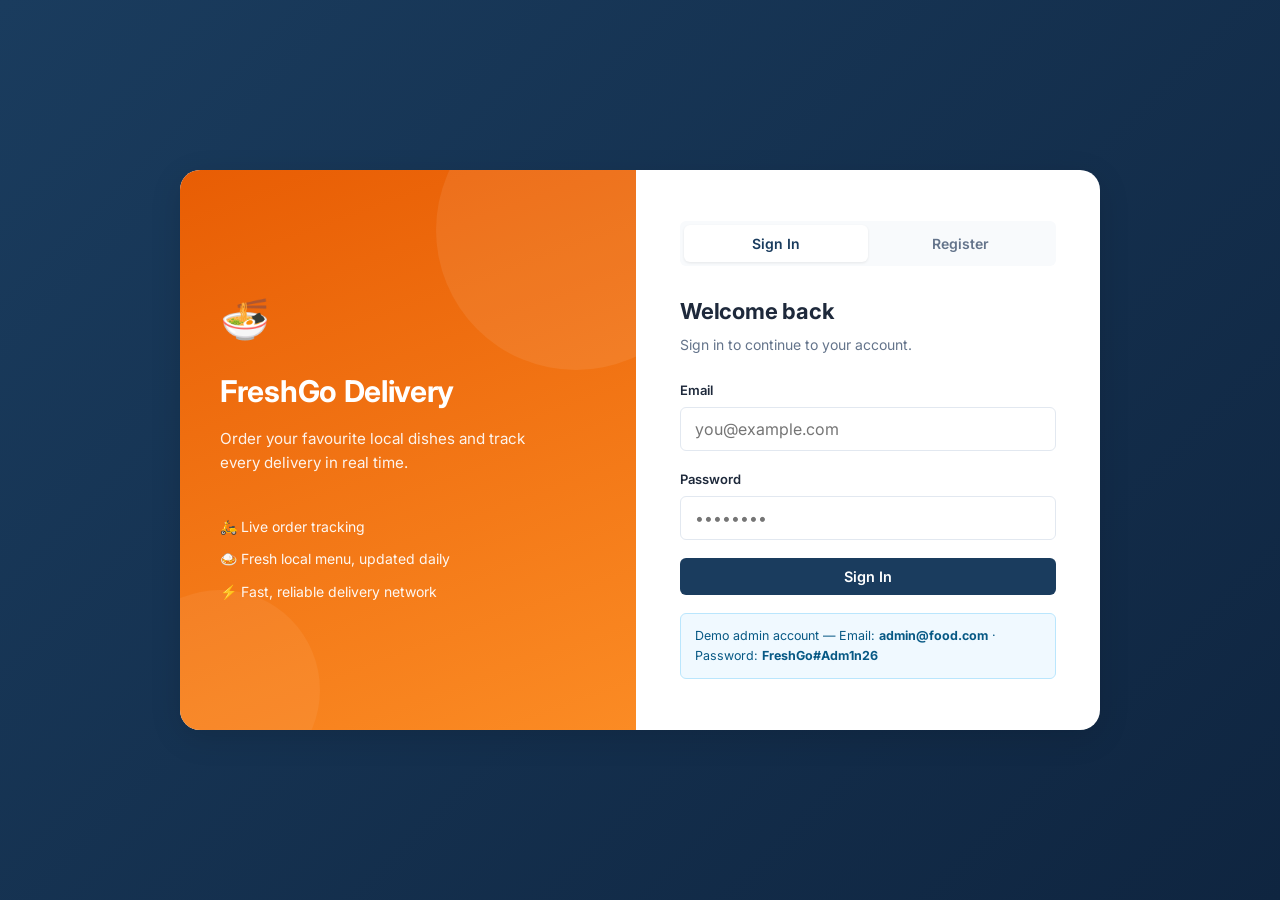
<file: frontend/index.html>
<!DOCTYPE html>
<html lang="en">
<head>
<meta charset="UTF-8">
<meta name="viewport" content="width=device-width, initial-scale=1.0">
<title>FreshGo — Sign In</title>
<link rel="stylesheet" href="css/style.css">
<link rel="stylesheet" href="css/components.css">
<link rel="stylesheet" href="css/pages/auth.css">
</head>
<body class="auth-page">

<div class="auth-shell">
    <div class="auth-hero">
        <div class="auth-hero__icon">🍜</div>
        <h1>FreshGo Delivery</h1>
        <p>Order your favourite local dishes and track every delivery in real time.</p>
        <ul class="auth-hero__features">
            <li>🛵 Live order tracking</li>
            <li>🍛 Fresh local menu, updated daily</li>
            <li>⚡ Fast, reliable delivery network</li>
        </ul>
    </div>

    <div class="auth-form-panel">
        <div class="auth-tabs">
            <button class="auth-tab is-active" id="tab-login" type="button">Sign In</button>
            <button class="auth-tab" id="tab-register" type="button">Register</button>
        </div>

        <!-- LOGIN PANEL -->
        <div class="auth-panel is-active" id="panel-login">
            <h2>Welcome back</h2>
            <p class="text-muted">Sign in to continue to your account.</p>

            <form id="login-form" novalidate>
                <div class="form-group">
                    <label class="form-label" for="login-email">Email</label>
                    <input class="form-input" type="email" id="login-email" autocomplete="email" placeholder="you@example.com">
                </div>
                <div class="form-group">
                    <label class="form-label" for="login-password">Password</label>
                    <input class="form-input" type="password" id="login-password" autocomplete="current-password" placeholder="••••••••">
                </div>
                <button class="btn btn--primary btn--block" type="submit" id="login-btn">Sign In</button>
            </form>

            <div class="auth-demo-hint">
                Demo admin account — Email: <strong>admin@food.com</strong> · Password: <strong>FreshGo#Adm1n26</strong>
            </div>
        </div>

        <!-- REGISTER PANEL -->
        <div class="auth-panel" id="panel-register">
            <h2>Create an account</h2>
            <p class="text-muted">Register as a customer to start ordering.</p>

            <form id="register-form" novalidate>
                <div class="form-group">
                    <label class="form-label" for="reg-name">Full Name</label>
                    <input class="form-input" type="text" id="reg-name" autocomplete="name" placeholder="Jane Doe">
                </div>
                <div class="form-group">
                    <label class="form-label" for="reg-email">Email</label>
                    <input class="form-input" type="email" id="reg-email" autocomplete="email" placeholder="you@example.com">
                </div>
                <div class="form-group">
                    <label class="form-label" for="reg-password">Password</label>
                    <input class="form-input" type="password" id="reg-password" autocomplete="new-password" placeholder="At least 6 characters">
                </div>
                <div class="form-group">
                    <label class="form-label" for="reg-confirm">Confirm Password</label>
                    <input class="form-input" type="password" id="reg-confirm" autocomplete="new-password" placeholder="Re-enter password">
                </div>
                <button class="btn btn--primary btn--block" type="submit" id="register-btn">Create Account</button>
            </form>
        </div>
    </div>
</div>

<script src="js/config.js"></script>
<script src="js/utils.js"></script>
<script src="js/api.js"></script>
<script src="js/auth.js"></script>
<script>
const ROLE_REDIRECT = {
    admin: 'admin/dashboard.html',
    customer: 'customer/menu.html',
    rider: 'rider/deliveries.html',
};

function redirectForRole(role) {
    window.location.href = ROLE_REDIRECT[role] || 'index.html';
}

// ===== Tabs =====
const tabLogin = document.getElementById('tab-login');
const tabRegister = document.getElementById('tab-register');
const panelLogin = document.getElementById('panel-login');
const panelRegister = document.getElementById('panel-register');

tabLogin.addEventListener('click', () => {
    tabLogin.classList.add('is-active');
    tabRegister.classList.remove('is-active');
    panelLogin.classList.add('is-active');
    panelRegister.classList.remove('is-active');
    clearFieldErrors();
});
tabRegister.addEventListener('click', () => {
    tabRegister.classList.add('is-active');
    tabLogin.classList.remove('is-active');
    panelRegister.classList.add('is-active');
    panelLogin.classList.remove('is-active');
    clearFieldErrors();
});

function isValidEmail(value) {
    return /^[^\s@]+@[^\s@]+\.[^\s@]+$/.test(value);
}

// ===== Login =====
document.getElementById('login-form').addEventListener('submit', async (e) => {
    e.preventDefault();
    clearFieldErrors();

    const email = document.getElementById('login-email').value.trim();
    const password = document.getElementById('login-password').value;
    let valid = true;

    if (!email) { showFieldError('login-email', 'Email is required'); valid = false; }
    else if (!isValidEmail(email)) { showFieldError('login-email', 'Please enter a valid email address'); valid = false; }

    if (!password) { showFieldError('login-password', 'Password is required'); valid = false; }

    if (!valid) return;

    const btn = document.getElementById('login-btn');
    setButtonLoading(btn, true);
    try {
        const user = await apiFetch('/auth/login.php', 'POST', { email, password });
        sessionStorage.setItem('user', JSON.stringify(user));
        showToast(`Welcome back, ${user.name}!`, 'success');
        setTimeout(() => redirectForRole(user.role), 600);
    } catch (err){
        setButtonLoading(btn, false);
        showToast(err.message, 'error');
    }
});

// ===== Register =====
document.getElementById('register-form').addEventListener('submit', async (e) => {
    e.preventDefault();
    clearFieldErrors();

    const name = document.getElementById('reg-name').value.trim();
    const email = document.getElementById('reg-email').value.trim();
    const password = document.getElementById('reg-password').value;
    const confirm = document.getElementById('reg-confirm').value;
    let valid = true;

    if (!name) { showFieldError('reg-name', 'Name is required'); valid = false; }
    else if (name.length < 2) { showFieldError('reg-name', 'Name must be at least 2 characters'); valid = false; }

    if (!email) { showFieldError('reg-email', 'Email is required'); valid = false; }
    else if (!isValidEmail(email)) { showFieldError('reg-email', 'Please enter a valid email address'); valid = false; }

    if (!password) { showFieldError('reg-password', 'Password is required'); valid = false; }
    else if (password.length < 6) { showFieldError('reg-password', 'Password must be at least 6 characters'); valid = false; }

    if (!confirm) { showFieldError('reg-confirm', 'Please confirm your password'); valid = false; }
    else if (password && confirm !== password) { showFieldError('reg-confirm', "Passwords don't match"); valid = false; }

    if (!valid) return;

    const btn = document.getElementById('register-btn');
    setButtonLoading(btn, true);
    try {
        const user = await apiFetch('/auth/register.php', 'POST', { name, email, password });
        sessionStorage.setItem('user', JSON.stringify(user));
        showToast(`Welcome, ${user.name}! Account created.`, 'success');
        setTimeout(() => redirectForRole(user.role), 600);
    } catch (err){
        setButtonLoading(btn, false);
        showToast(err.message, 'error');
    }
});
</script>
</body>
</html>
</file>
<file: frontend/css/style.css>
@import url('https://fonts.googleapis.com/css2?family=Inter:wght@400;500;600;700&display=swap');

/* ===== Custom Properties ===== */
:root {
    --color-primary:       #1A3C5E;
    --color-primary-light: #2D5A8E;
    --color-accent:        #E85D04;
    --color-accent-light:  #FB8B24;
    --color-success:       #2D6A4F;
    --color-bg:            #F8FAFC;
    --color-surface:       #FFFFFF;
    --color-border:         #E2E8F0;
    --color-text:           #1E293B;
    --color-text-muted:     #64748B;
    --color-danger:         #DC2626;

    --radius-sm: 6px;
    --radius-md: 12px;
    --radius-lg: 20px;

    --shadow-sm: 0 1px 3px rgba(0,0,0,0.08);
    --shadow-md: 0 4px 16px rgba(0,0,0,0.10);
    --shadow-lg: 0 8px 32px rgba(0,0,0,0.12);

    --transition: 0.2s ease;

    --sidebar-w: 240px;
}

/* ===== Reset ===== */
*, *::before, *::after { box-sizing: border-box; }
html, body { margin: 0; padding: 0; }
img { max-width: 100%; display: block; }
ul, ol { margin: 0; padding: 0; list-style: none; }
a { color: inherit; text-decoration: none; }
button { font-family: inherit; cursor: pointer; }
input, textarea, select { font-family: inherit; font-size: inherit; }

/* ===== Typography ===== */
html { font-size: 16px; }
body {
    font-family: 'Inter', -apple-system, BlinkMacSystemFont, 'Segoe UI', sans-serif;
    line-height: 1.6;
    color: var(--color-text);
    background: var(--color-bg);
    -webkit-font-smoothing: antialiased;
}
h1, h2, h3, h4 { margin: 0 0 8px; font-weight: 700; letter-spacing: -0.01em; }
h1 { font-size: 1.75rem; }
h2 { font-size: 1.375rem; }
h3 { font-size: 1.125rem; }
p { margin: 0 0 12px; }

/* ===== Layout Helpers ===== */
.container { max-width: 1200px; margin: 0 auto; padding: 0 24px; }
.flex { display: flex; }
.flex-between { display: flex; align-items: center; justify-content: space-between; }
.flex-center { display: flex; align-items: center; justify-content: center; }
.flex-gap-sm { display: flex; gap: 8px; }
.flex-gap-md { display: flex; gap: 16px; }

/* ===== Buttons ===== */
.btn {
    display: inline-flex;
    align-items: center;
    justify-content: center;
    gap: 6px;
    padding: 10px 20px;
    border: none;
    border-radius: var(--radius-sm);
    font-size: 0.9rem;
    font-weight: 600;
    transition: var(--transition);
    white-space: nowrap;
}
.btn:disabled { opacity: 0.6; cursor: not-allowed; }
.btn--primary { background: var(--color-primary); color: #fff; }
.btn--primary:hover:not(:disabled) { background: var(--color-primary-light); transform: translateY(-1px); box-shadow: var(--shadow-sm); }
.btn--accent { background: var(--color-accent); color: #fff; }
.btn--accent:hover:not(:disabled) { background: var(--color-accent-light); transform: translateY(-1px); box-shadow: var(--shadow-sm); }
.btn--outline { background: transparent; color: var(--color-primary); border: 1px solid var(--color-border); }
.btn--outline:hover:not(:disabled) { background: var(--color-bg); border-color: var(--color-primary-light); }
.btn--danger { background: var(--color-danger); color: #fff; }
.btn--danger:hover:not(:disabled) { background: #b91c1c; }
.btn--ghost { background: transparent; color: var(--color-text-muted); }
.btn--ghost:hover:not(:disabled) { background: var(--color-bg); color: var(--color-text); }
.btn--sm { padding: 6px 14px; font-size: 0.8125rem; }
.btn--block { width: 100%; }
.btn--icon { padding: 8px; border-radius: var(--radius-sm); }

/* ===== Forms ===== */
.form-group { margin-bottom: 18px; }
.form-label {
    display: block;
    margin-bottom: 6px;
    font-size: 0.8125rem;
    font-weight: 600;
    color: var(--color-text);
}
.form-input, .form-select, .form-textarea {
    width: 100%;
    padding: 11px 14px;
    border: 1px solid var(--color-border);
    border-radius: var(--radius-sm);
    background: var(--color-surface);
    color: var(--color-text);
    transition: var(--transition);
}
.form-input:focus, .form-select:focus, .form-textarea:focus {
    outline: none;
    border-color: var(--color-primary-light);
    box-shadow: 0 0 0 3px rgba(45, 90, 142, 0.12);
}
.form-textarea { resize: vertical; min-height: 90px; }
.input--error { border-color: var(--color-danger) !important; }
.input--error:focus { box-shadow: 0 0 0 3px rgba(220, 38, 38, 0.12) !important; }
.field-error {
    display: block;
    margin-top: 6px;
    color: var(--color-danger);
    font-size: 0.8rem;
}
.form-check { display: flex; align-items: center; gap: 8px; }
.form-check input[type="checkbox"] { width: 18px; height: 18px; accent-color: var(--color-primary); }

/* ===== Badges ===== */
.badge {
    display: inline-block;
    padding: 4px 12px;
    border-radius: 999px;
    font-size: 0.75rem;
    font-weight: 600;
    letter-spacing: 0.02em;
    white-space: nowrap;
}
.badge--amber  { background: #FEF3C7; color: #92400E; }
.badge--blue   { background: #DBEAFE; color: #1E40AF; }
.badge--purple { background: #EDE9FE; color: #5B21B6; }
.badge--green  { background: #D1FAE5; color: #065F46; }
.badge--red    { background: #FEE2E2; color: #991B1B; }

/* ===== Toast ===== */
.toast {
    position: fixed;
    top: 24px;
    right: 24px;
    z-index: 9999;
    padding: 14px 20px;
    border-radius: var(--radius-md);
    font-size: 0.875rem;
    font-weight: 500;
    box-shadow: var(--shadow-lg);
    transform: translateX(120%);
    transition: transform 0.3s ease;
    max-width: 360px;
}
.toast--visible { transform: translateX(0); }
.toast--info    { background: #1E293B; color: #fff; }
.toast--error   { background: #DC2626; color: #fff; }
.toast--success { background: #2D6A4F; color: #fff; }

/* ===== Spinner ===== */
.spinner {
    width: 20px; height: 20px;
    border: 2px solid rgba(255,255,255,0.3);
    border-top-color: #fff;
    border-radius: 50%;
    animation: spin 0.7s linear infinite;
    display: inline-block;
    vertical-align: middle;
    margin-right: 8px;
}
.spinner--dark {
    border: 2px solid rgba(26, 60, 94, 0.15);
    border-top-color: var(--color-primary);
}
.spinner--lg { width: 32px; height: 32px; border-width: 3px; }
@keyframes spin { to { transform: rotate(360deg); } }

.loading-block {
    display: flex;
    align-items: center;
    justify-content: center;
    padding: 48px 0;
    color: var(--color-text-muted);
    font-size: 0.875rem;
    gap: 8px;
}

/* ===== Modal ===== */
.modal-overlay {
    position: fixed;
    inset: 0;
    background: rgba(15, 23, 42, 0.55);
    display: none;
    align-items: center;
    justify-content: center;
    z-index: 1000;
    padding: 20px;
    animation: fadeIn 0.2s ease;
}
.modal-overlay.is-open { display: flex; }
.modal {
    background: var(--color-surface);
    border-radius: var(--radius-lg);
    box-shadow: var(--shadow-lg);
    width: 100%;
    max-width: 480px;
    max-height: 90vh;
    overflow-y: auto;
    animation: modalIn 0.25s ease;
}
.modal-header {
    display: flex;
    align-items: center;
    justify-content: space-between;
    padding: 20px 24px;
    border-bottom: 1px solid var(--color-border);
}
.modal-close {
    background: none;
    border: none;
    font-size: 1.5rem;
    line-height: 1;
    color: var(--color-text-muted);
    padding: 0 4px;
    transition: var(--transition);
}
.modal-close:hover { color: var(--color-text); }
.modal-body { padding: 24px; }
.modal-footer {
    display: flex;
    justify-content: flex-end;
    gap: 10px;
    padding: 16px 24px;
    border-top: 1px solid var(--color-border);
}
@keyframes fadeIn { from { opacity: 0; } to { opacity: 1; } }
@keyframes modalIn { from { opacity: 0; transform: translateY(12px) scale(0.98); } to { opacity: 1; transform: translateY(0) scale(1); } }

/* ===== Utility ===== */
.text-muted { color: var(--color-text-muted); }
.text-danger { color: var(--color-danger); }
.text-success { color: var(--color-success); }
.text-center { text-align: center; }
.mt-0 { margin-top: 0; }
.mb-0 { margin-bottom: 0; }
.visually-hidden {
    position: absolute;
    width: 1px; height: 1px;
    overflow: hidden;
    clip: rect(0,0,0,0);
}

/* ===== Scrollbar polish ===== */
::-webkit-scrollbar { width: 10px; height: 10px; }
::-webkit-scrollbar-track { background: transparent; }
::-webkit-scrollbar-thumb { background: #CBD5E1; border-radius: 999px; }
::-webkit-scrollbar-thumb:hover { background: #94A3B8; }
</file>
<file: frontend/css/components.css>
/* ===== Cards ===== */
.card {
    background: var(--color-surface);
    border-radius: var(--radius-md);
    box-shadow: var(--shadow-sm);
    padding: 24px;
    transition: var(--transition);
}
.card--hover:hover {
    box-shadow: var(--shadow-md);
    transform: translateY(-2px);
}

/* KPI cards */
.kpi-grid {
    display: grid;
    grid-template-columns: repeat(4, 1fr);
    gap: 20px;
    margin-bottom: 28px;
}
@media (max-width: 1024px) { .kpi-grid { grid-template-columns: repeat(2, 1fr); } }
@media (max-width: 576px) { .kpi-grid { grid-template-columns: 1fr; } }

.kpi-card {
    background: var(--color-surface);
    border-radius: var(--radius-md);
    box-shadow: var(--shadow-sm);
    padding: 22px;
    display: flex;
    align-items: center;
    gap: 16px;
}
.kpi-icon {
    width: 48px; height: 48px;
    border-radius: var(--radius-md);
    display: flex;
    align-items: center;
    justify-content: center;
    font-size: 1.375rem;
    flex-shrink: 0;
}
.kpi-icon--blue   { background: #DBEAFE; color: #1E40AF; }
.kpi-icon--amber  { background: #FEF3C7; color: #92400E; }
.kpi-icon--purple { background: #EDE9FE; color: #5B21B6; }
.kpi-icon--green  { background: #D1FAE5; color: #065F46; }
.kpi-label { font-size: 0.8rem; color: var(--color-text-muted); font-weight: 500; margin-bottom: 2px; }
.kpi-value { font-size: 1.5rem; font-weight: 700; color: var(--color-text); line-height: 1.2; }
.kpi-value .spinner { margin-right: 0; }

/* ===== Menu item cards ===== */
.menu-grid {
    display: grid;
    grid-template-columns: repeat(auto-fill, minmax(260px, 1fr));
    gap: 20px;
}
.menu-card {
    background: var(--color-surface);
    border-radius: var(--radius-md);
    box-shadow: var(--shadow-sm);
    overflow: hidden;
    display: flex;
    flex-direction: column;
    transition: var(--transition);
}
.menu-card:hover { box-shadow: var(--shadow-md); transform: translateY(-2px); }
.menu-card__image {
    width: 100%;
    height: 150px;
    object-fit: cover;
    background: linear-gradient(135deg, #E2E8F0, #F1F5F9);
}
.menu-card__image--placeholder {
    display: flex;
    align-items: center;
    justify-content: center;
    color: var(--color-text-muted);
    font-size: 2rem;
}
.menu-card__body { padding: 16px; flex: 1; display: flex; flex-direction: column; }
.menu-card__category {
    font-size: 0.7rem;
    font-weight: 600;
    text-transform: uppercase;
    letter-spacing: 0.04em;
    color: var(--color-accent);
    margin-bottom: 4px;
}
.menu-card__name { font-size: 1rem; font-weight: 700; margin-bottom: 4px; }
.menu-card__desc { font-size: 0.825rem; color: var(--color-text-muted); margin-bottom: 12px; flex: 1; }
.menu-card__footer {
    display: flex;
    align-items: center;
    justify-content: space-between;
    margin-top: auto;
}
.menu-card__price { font-size: 1.0625rem; font-weight: 700; color: var(--color-primary); }
.menu-card__actions { display: flex; gap: 6px; padding: 0 16px 16px; }

/* ===== Category tabs ===== */
.tabs {
    display: flex;
    gap: 8px;
    flex-wrap: wrap;
    margin-bottom: 20px;
}
.tab {
    padding: 8px 18px;
    border-radius: 999px;
    background: var(--color-surface);
    border: 1px solid var(--color-border);
    font-size: 0.825rem;
    font-weight: 600;
    color: var(--color-text-muted);
    transition: var(--transition);
}
.tab:hover { border-color: var(--color-primary-light); color: var(--color-primary); }
.tab.is-active { background: var(--color-primary); color: #fff; border-color: var(--color-primary); }

/* ===== Tables ===== */
.table-wrap {
    background: var(--color-surface);
    border-radius: var(--radius-md);
    box-shadow: var(--shadow-sm);
    overflow: hidden;
}
table { width: 100%; border-collapse: collapse; }
thead th {
    text-align: left;
    padding: 14px 18px;
    font-size: 0.75rem;
    font-weight: 700;
    text-transform: uppercase;
    letter-spacing: 0.04em;
    color: var(--color-text-muted);
    background: var(--color-bg);
    border-bottom: 1px solid var(--color-border);
}
tbody td {
    padding: 14px 18px;
    font-size: 0.875rem;
    border-bottom: 1px solid var(--color-border);
    vertical-align: middle;
}
tbody tr:last-child td { border-bottom: none; }
tbody tr.is-clickable { cursor: pointer; transition: var(--transition); }
tbody tr.is-clickable:hover { background: var(--color-bg); }
tbody tr.is-expanded { background: #F1F5F9; }
.table-scroll { overflow-x: auto; }

.order-detail-row td {
    background: var(--color-bg);
    padding: 0;
}
.order-detail {
    padding: 18px 24px;
}
.order-detail ul { margin-top: 8px; }
.order-detail li {
    display: flex;
    justify-content: space-between;
    padding: 6px 0;
    border-bottom: 1px dashed var(--color-border);
    font-size: 0.85rem;
}
.order-detail li:last-child { border-bottom: none; }

/* ===== Empty state ===== */
.empty-state {
    text-align: center;
    padding: 56px 20px;
    color: var(--color-text-muted);
}
.empty-state__icon { font-size: 2.5rem; margin-bottom: 12px; opacity: 0.6; }
.empty-state__title { font-weight: 600; color: var(--color-text); margin-bottom: 4px; }
.empty-state__text { font-size: 0.875rem; }
.empty-state a { color: var(--color-primary-light); font-weight: 600; }
.empty-state a:hover { text-decoration: underline; }

/* ===== Sidebar / App shell ===== */
.app-shell { display: flex; min-height: 100vh; }
.sidebar {
    width: var(--sidebar-w);
    background: var(--color-primary);
    color: #fff;
    flex-shrink: 0;
    display: flex;
    flex-direction: column;
    position: fixed;
    top: 0; left: 0; bottom: 0;
    z-index: 100;
    transition: transform var(--transition);
}
.sidebar__brand {
    display: flex;
    align-items: center;
    gap: 10px;
    padding: 22px 22px;
    font-weight: 700;
    font-size: 1.0625rem;
    border-bottom: 1px solid rgba(255,255,255,0.12);
}
.sidebar__brand-icon { font-size: 1.375rem; }
.sidebar__nav { flex: 1; padding: 16px 12px; overflow-y: auto; }
.sidebar__link {
    display: flex;
    align-items: center;
    gap: 12px;
    padding: 11px 14px;
    border-radius: var(--radius-sm);
    color: rgba(255,255,255,0.75);
    font-size: 0.9rem;
    font-weight: 500;
    margin-bottom: 4px;
    transition: var(--transition);
}
.sidebar__link:hover { background: rgba(255,255,255,0.08); color: #fff; }
.sidebar__link.is-active { background: var(--color-accent); color: #fff; font-weight: 600; }
.sidebar__footer { padding: 16px; border-top: 1px solid rgba(255,255,255,0.12); }
.sidebar__user { font-size: 0.825rem; color: rgba(255,255,255,0.6); margin-bottom: 10px; }
.sidebar__user strong { color: #fff; display: block; font-size: 0.9rem; }

.sidebar-toggle {
    display: none;
    position: fixed;
    top: 16px; left: 16px;
    z-index: 110;
    background: var(--color-primary);
    color: #fff;
    border: none;
    width: 42px; height: 42px;
    border-radius: var(--radius-sm);
    font-size: 1.25rem;
    box-shadow: var(--shadow-md);
}
.sidebar-overlay {
    display: none;
    position: fixed;
    inset: 0;
    background: rgba(0,0,0,0.4);
    z-index: 99;
}

.main {
    flex: 1;
    margin-left: var(--sidebar-w);
    padding: 28px 32px;
    min-width: 0;
}

@media (max-width: 768px) {
    .sidebar { transform: translateX(-100%); }
    .sidebar.is-open { transform: translateX(0); }
    .sidebar-toggle { display: flex; align-items: center; justify-content: center; }
    .sidebar-overlay.is-open { display: block; }
    .main { margin-left: 0; padding: 80px 18px 28px; }
    .kpi-grid { grid-template-columns: 1fr; }
}

/* ===== Top nav (customer/rider) ===== */
.topnav {
    background: var(--color-surface);
    border-bottom: 1px solid var(--color-border);
    position: sticky;
    top: 0;
    z-index: 50;
}
.topnav__inner {
    max-width: 1100px;
    margin: 0 auto;
    padding: 14px 24px;
    display: flex;
    align-items: center;
    justify-content: space-between;
}
.topnav__brand { font-weight: 700; font-size: 1.125rem; color: var(--color-primary); display: flex; align-items: center; gap: 8px; }
.topnav__links { display: flex; align-items: center; gap: 18px; }
.topnav__link {
    font-size: 0.9rem;
    font-weight: 600;
    color: var(--color-text-muted);
    position: relative;
    transition: var(--transition);
}
.topnav__link:hover, .topnav__link.is-active { color: var(--color-primary); }
.cart-badge {
    position: absolute;
    top: -8px; right: -14px;
    background: var(--color-accent);
    color: #fff;
    font-size: 0.65rem;
    font-weight: 700;
    min-width: 18px;
    height: 18px;
    border-radius: 999px;
    display: flex;
    align-items: center;
    justify-content: center;
    padding: 0 4px;
}

/* ===== Progress bar (order tracking) ===== */
.progress-track {
    display: flex;
    align-items: center;
    margin: 24px 0;
}
.progress-step { flex: 1; text-align: center; position: relative; }
.progress-step__dot {
    width: 30px; height: 30px;
    border-radius: 50%;
    background: var(--color-border);
    color: var(--color-text-muted);
    display: flex;
    align-items: center;
    justify-content: center;
    margin: 0 auto 8px;
    font-size: 0.8rem;
    font-weight: 700;
    transition: var(--transition);
    position: relative;
    z-index: 2;
}
.progress-step__line {
    position: absolute;
    top: 15px;
    left: -50%;
    width: 100%;
    height: 3px;
    background: var(--color-border);
    z-index: 1;
}
.progress-step:first-child .progress-step__line { display: none; }
.progress-step__label { font-size: 0.75rem; font-weight: 600; color: var(--color-text-muted); }
.progress-step.is-complete .progress-step__dot { background: var(--color-success); color: #fff; }
.progress-step.is-complete .progress-step__line { background: var(--color-success); }
.progress-step.is-current .progress-step__dot { background: var(--color-accent); color: #fff; box-shadow: 0 0 0 4px rgba(232,93,4,0.18); }
.progress-step.is-current .progress-step__label { color: var(--color-accent); }
.progress-step.is-complete .progress-step__label { color: var(--color-success); }
.progress-track.is-cancelled .progress-step__dot { background: #FEE2E2; color: var(--color-danger); }

/* ===== Order tracking card ===== */
.order-card {
    background: var(--color-surface);
    border-radius: var(--radius-md);
    box-shadow: var(--shadow-sm);
    padding: 20px 24px;
    margin-bottom: 16px;
    cursor: pointer;
    transition: var(--transition);
}
.order-card:hover { box-shadow: var(--shadow-md); }
.order-card.is-cancelled { opacity: 0.65; }
.order-card.is-cancelled .order-card__id { text-decoration: line-through; }
.order-card__top { display: flex; justify-content: space-between; align-items: flex-start; margin-bottom: 6px; }
.order-card__id { font-weight: 700; font-size: 1rem; }
.order-card__meta { font-size: 0.8rem; color: var(--color-text-muted); }
.order-card__detail { margin-top: 16px; padding-top: 16px; border-top: 1px solid var(--color-border); display: none; }
.order-card.is-expanded .order-card__detail { display: block; }
</file>
<file: frontend/css/pages/auth.css>
.auth-page {
    min-height: 100vh;
    display: flex;
    align-items: center;
    justify-content: center;
    background: linear-gradient(135deg, var(--color-primary) 0%, #0F2540 100%);
    padding: 24px;
}

.auth-shell {
    display: flex;
    width: 100%;
    max-width: 920px;
    background: var(--color-surface);
    border-radius: var(--radius-lg);
    box-shadow: var(--shadow-lg);
    overflow: hidden;
    min-height: 560px;
}

.auth-hero {
    flex: 1;
    background: linear-gradient(160deg, var(--color-accent) 0%, var(--color-accent-light) 100%);
    color: #fff;
    padding: 48px 40px;
    display: flex;
    flex-direction: column;
    justify-content: center;
    position: relative;
    overflow: hidden;
}
.auth-hero::before {
    content: '';
    position: absolute;
    width: 280px; height: 280px;
    border-radius: 50%;
    background: rgba(255,255,255,0.08);
    top: -80px; right: -80px;
}
.auth-hero::after {
    content: '';
    position: absolute;
    width: 200px; height: 200px;
    border-radius: 50%;
    background: rgba(255,255,255,0.06);
    bottom: -60px; left: -60px;
}
.auth-hero__icon { font-size: 2.5rem; margin-bottom: 16px; }
.auth-hero h1 { font-size: 1.875rem; margin-bottom: 12px; position: relative; z-index: 1; }
.auth-hero p { font-size: 0.95rem; opacity: 0.92; max-width: 320px; position: relative; z-index: 1; }
.auth-hero__features { margin-top: 28px; position: relative; z-index: 1; }
.auth-hero__features li { display: flex; align-items: center; gap: 10px; font-size: 0.875rem; margin-bottom: 10px; opacity: 0.95; }

.auth-form-panel {
    flex: 1;
    padding: 48px 44px;
    display: flex;
    flex-direction: column;
    justify-content: center;
}

.auth-tabs {
    display: flex;
    background: var(--color-bg);
    border-radius: var(--radius-sm);
    padding: 4px;
    margin-bottom: 28px;
}
.auth-tab {
    flex: 1;
    text-align: center;
    padding: 10px 0;
    font-size: 0.875rem;
    font-weight: 600;
    color: var(--color-text-muted);
    border-radius: var(--radius-sm);
    background: transparent;
    border: none;
    transition: var(--transition);
}
.auth-tab.is-active {
    background: var(--color-surface);
    color: var(--color-primary);
    box-shadow: var(--shadow-sm);
}

.auth-panel { display: none; }
.auth-panel.is-active { display: block; animation: fadeIn 0.25s ease; }

.auth-panel h2 { margin-bottom: 4px; }
.auth-panel .text-muted { margin-bottom: 24px; font-size: 0.875rem; }

.auth-demo-hint {
    margin-top: 18px;
    padding: 12px 14px;
    background: #F0F9FF;
    border: 1px solid #BAE6FD;
    border-radius: var(--radius-sm);
    font-size: 0.78rem;
    color: #075985;
}

@media (max-width: 768px) {
    .auth-hero { display: none; }
    .auth-form-panel { padding: 40px 28px; }
}
</file>
